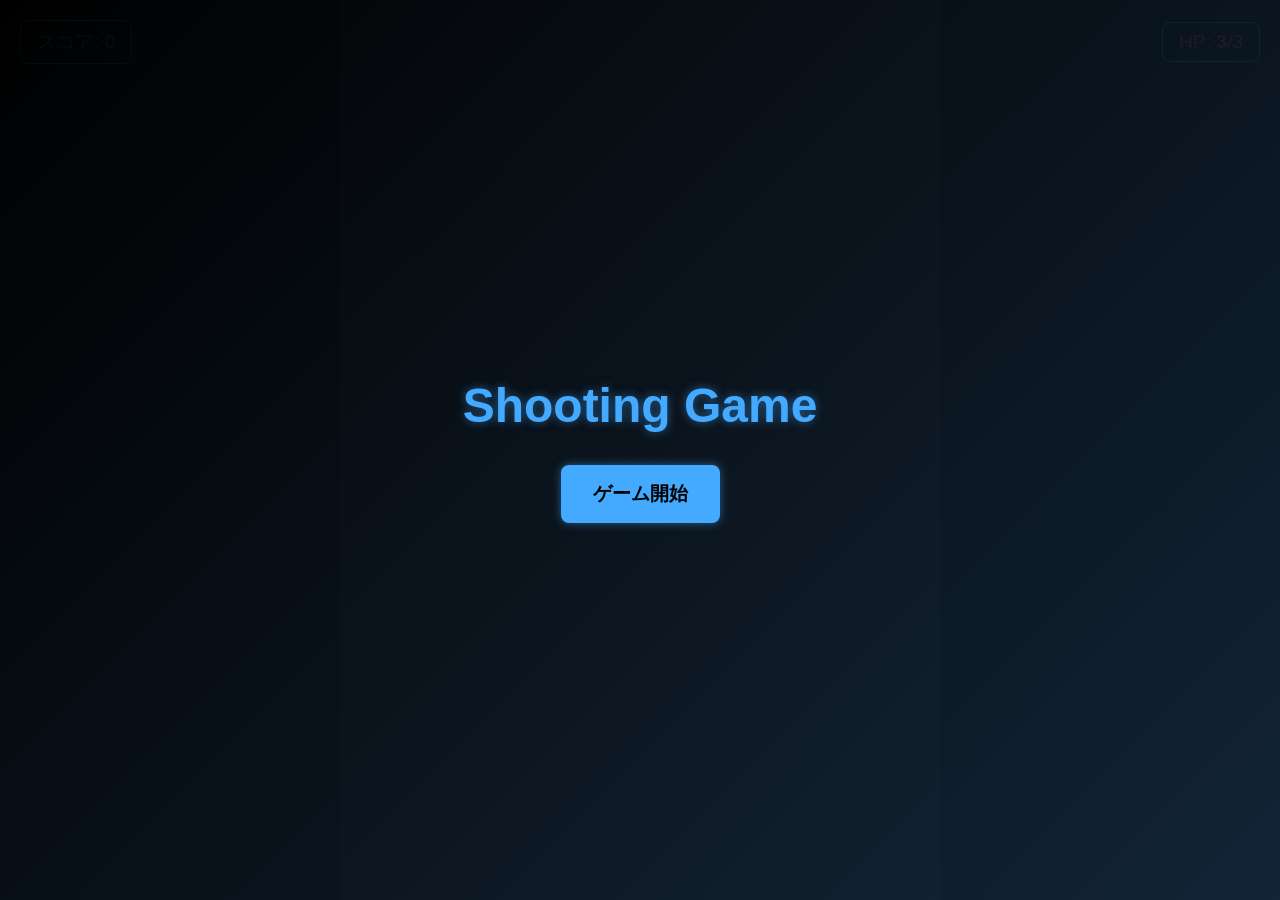
<file: index.html>
<!DOCTYPE html>
<html lang="ja">
<head>
    <meta charset="UTF-8">
    <meta name="viewport" content="width=device-width, initial-scale=1.0, user-scalable=no, viewport-fit=cover">
    <meta name="apple-mobile-web-app-capable" content="yes">
    <meta name="apple-mobile-web-app-status-bar-style" content="black-translucent">
    <meta name="theme-color" content="#000000">
    <title>Mobile Shooting Game</title>
    <link rel="stylesheet" href="styles/game.css">
</head>
<body>
    <div class="game-container">
        <canvas id="gameCanvas"></canvas>
        <div id="gameUI" class="ui-overlay">
            <div id="menuScreen" class="screen menu-screen active">
                <h1>Shooting Game</h1>
                <button id="startButton" class="btn btn-primary">ゲーム開始</button>
            </div>
            <div id="gameOverScreen" class="screen game-over-screen hidden">
                <h1>Game Over</h1>
                <div id="finalScore" class="score-display">Score: 0</div>
                <button id="restartButton" class="btn btn-primary">もう一度プレイ</button>
            </div>
            <div id="hud" class="hud">
                <div id="score" class="hud-item">スコア: 0</div>
                <div id="health" class="hud-item">HP: <span id="healthValue">3</span>/3</div>
            </div>
        </div>
    </div>

    <script src="src/constants.js"></script>
    <script src="src/systems/renderer.js"></script>
    <script src="src/entities/player.js"></script>
    <script src="src/entities/bullet.js"></script>
    <script src="src/entities/enemy.js"></script>
    <script src="src/systems/physics.js"></script>
    <script src="src/systems/collision.js"></script>
    <script src="src/input/controls.js"></script>
    <script src="src/ui/hud.js"></script>
    <script src="src/game.js"></script>
    <script src="src/main.js"></script>
</body>
</html>
</file>
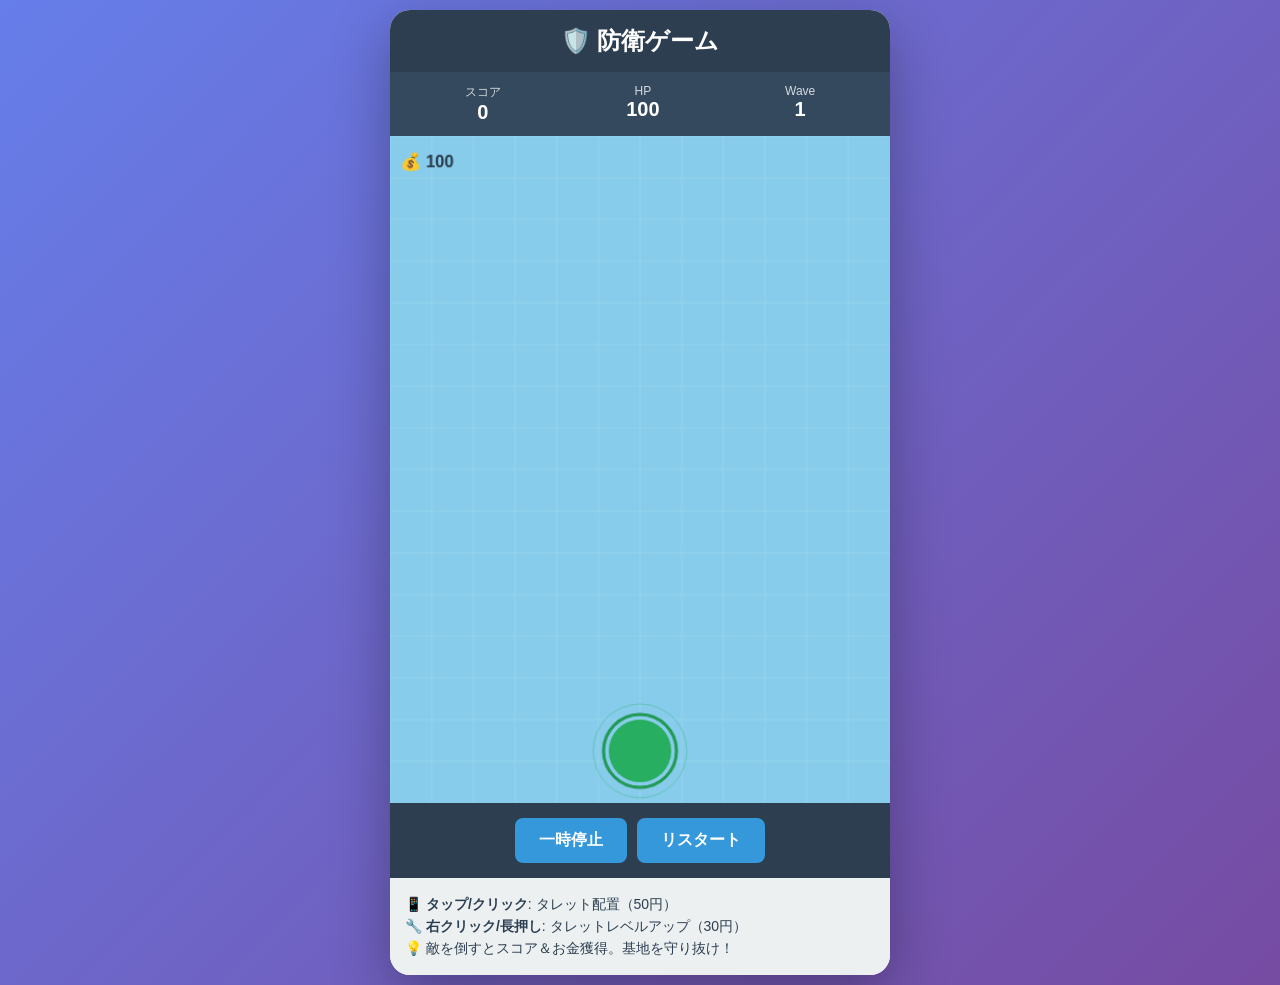
<file: defense_game.html>
<!DOCTYPE html>
<html lang="ja">
<head>
    <meta charset="UTF-8">
    <meta name="viewport" content="width=device-width, initial-scale=1.0">
    <title>防衛ストラテジーゲーム</title>
    <style>
        * {
            margin: 0;
            padding: 0;
            box-sizing: border-box;
        }

        body {
            display: flex;
            justify-content: center;
            align-items: center;
            min-height: 100vh;
            background: linear-gradient(135deg, #667eea 0%, #764ba2 100%);
            font-family: 'Arial', sans-serif;
            padding: 10px;
        }

        .container {
            width: 100%;
            max-width: 500px;
            background: white;
            border-radius: 20px;
            box-shadow: 0 20px 60px rgba(0, 0, 0, 0.3);
            overflow: hidden;
        }

        .header {
            background: #2c3e50;
            color: white;
            padding: 15px;
            text-align: center;
            font-size: 24px;
            font-weight: bold;
        }

        .stats {
            display: flex;
            justify-content: space-around;
            background: #34495e;
            color: white;
            padding: 12px;
            font-size: 16px;
        }

        .stat {
            text-align: center;
        }

        .stat-label {
            font-size: 12px;
            opacity: 0.8;
        }

        .stat-value {
            font-size: 20px;
            font-weight: bold;
        }

        canvas {
            display: block;
            width: 100%;
            background: linear-gradient(180deg, #87ceeb 0%, #e0f6ff 100%);
            touch-action: none;
        }

        .controls {
            background: #2c3e50;
            padding: 15px;
            display: flex;
            gap: 10px;
            justify-content: center;
        }

        button {
            background: #3498db;
            color: white;
            border: none;
            padding: 12px 24px;
            border-radius: 8px;
            font-size: 16px;
            font-weight: bold;
            cursor: pointer;
            transition: all 0.3s ease;
        }

        button:hover {
            background: #2980b9;
            transform: translateY(-2px);
            box-shadow: 0 5px 15px rgba(0, 0, 0, 0.2);
        }

        button:active {
            transform: translateY(0);
        }

        .info {
            background: #ecf0f1;
            padding: 15px;
            font-size: 14px;
            color: #2c3e50;
            line-height: 1.6;
        }

        .game-over {
            display: none;
            position: fixed;
            top: 0;
            left: 0;
            width: 100%;
            height: 100%;
            background: rgba(0, 0, 0, 0.7);
            justify-content: center;
            align-items: center;
            z-index: 1000;
        }

        .game-over-content {
            background: white;
            padding: 30px;
            border-radius: 15px;
            text-align: center;
            box-shadow: 0 20px 60px rgba(0, 0, 0, 0.3);
        }

        .game-over-content h2 {
            font-size: 32px;
            color: #e74c3c;
            margin-bottom: 20px;
        }

        .game-over-content p {
            font-size: 20px;
            color: #2c3e50;
            margin-bottom: 10px;
        }

        .game-over-content button {
            margin-top: 20px;
            background: #27ae60;
        }

        .game-over-content button:hover {
            background: #229954;
        }
    </style>
</head>
<body>
    <div class="container">
        <div class="header">🛡️ 防衛ゲーム</div>
        <div class="stats">
            <div class="stat">
                <div class="stat-label">スコア</div>
                <div class="stat-value" id="score">0</div>
            </div>
            <div class="stat">
                <div class="stat-label">HP</div>
                <div class="stat-value" id="hp">100</div>
            </div>
            <div class="stat">
                <div class="stat-label">Wave</div>
                <div class="stat-value" id="wave">1</div>
            </div>
        </div>
        <canvas id="gameCanvas" width="480" height="640"></canvas>
        <div class="controls">
            <button id="pauseBtn">一時停止</button>
            <button id="restartBtn">リスタート</button>
        </div>
        <div class="info">
            📱 <strong>タップ/クリック</strong>: タレット配置（50円）<br>
            🔧 <strong>右クリック/長押し</strong>: タレットレベルアップ（30円）<br>
            💡 敵を倒すとスコア＆お金獲得。基地を守り抜け！
        </div>
    </div>

    <div class="game-over" id="gameOverScreen">
        <div class="game-over-content">
            <h2>ゲームオーバー</h2>
            <p id="finalScore">最終スコア: 0</p>
            <p id="waveReached">到達Wave: 1</p>
            <button onclick="location.reload()">もう一度プレイ</button>
        </div>
    </div>

    <script>
        const canvas = document.getElementById('gameCanvas');
        const ctx = canvas.getContext('2d');

        // ゲーム状態
        let gameState = {
            score: 0,
            hp: 100,
            maxHp: 100,
            wave: 1,
            isPaused: false,
            gameOver: false,
            money: 100,
            selectedTower: null
        };

        // ゲームオブジェクト
        let base = { x: canvas.width / 2, y: canvas.height - 50, radius: 30, hp: 100 };
        let towers = [];
        let enemies = [];
        let projectiles = [];
        let particles = [];

        const TOWER_COST = 50;
        const TOWER_RANGE = 120;
        const TOWER_DAMAGE = 20;
        const TOWER_UPGRADE_COST = 30;

        // タレットクラス
        class Tower {
            constructor(x, y) {
                this.x = x;
                this.y = y;
                this.radius = 15;
                this.level = 1;
                this.updateStats();
                this.cooldown = 0;
                this.isSelected = false;
            }

            updateStats() {
                this.range = TOWER_RANGE + this.level * 15;
                this.damage = TOWER_DAMAGE + this.level * 8;
                this.fireRate = 0.2 - this.level * 0.02;
                this.color = ['#f39c12', '#e67e22', '#e74c3c', '#c0392b', '#8b0000'][Math.min(this.level - 1, 4)];
            }

            upgrade() {
                if (gameState.money >= TOWER_UPGRADE_COST) {
                    this.level++;
                    this.updateStats();
                    gameState.money -= TOWER_UPGRADE_COST;
                    return true;
                }
                return false;
            }

            update() {
                this.cooldown -= 1/60;
                if (this.cooldown < 0) this.cooldown = 0;

                let target = null;
                let minDist = this.range;

                for (let enemy of enemies) {
                    let dist = Math.hypot(enemy.x - this.x, enemy.y - this.y);
                    if (dist < minDist) {
                        minDist = dist;
                        target = enemy;
                    }
                }

                if (target && this.cooldown <= 0) {
                    this.fire(target);
                    this.cooldown = this.fireRate;
                }
            }

            fire(target) {
                projectiles.push(new Projectile(this.x, this.y, target, this.damage));
            }

            draw() {
                // タレット本体
                ctx.fillStyle = this.color;
                ctx.beginPath();
                ctx.arc(this.x, this.y, this.radius, 0, Math.PI * 2);
                ctx.fill();

                // 選択時の強調表示
                if (this.isSelected) {
                    ctx.strokeStyle = 'rgba(255, 255, 255, 0.8)';
                    ctx.lineWidth = 3;
                    ctx.beginPath();
                    ctx.arc(this.x, this.y, this.radius + 8, 0, Math.PI * 2);
                    ctx.stroke();
                }

                // レンジ表示
                if (this.isSelected || this.cooldown > 0.15) {
                    ctx.strokeStyle = 'rgba(243, 156, 18, 0.2)';
                    ctx.lineWidth = 1;
                    ctx.beginPath();
                    ctx.arc(this.x, this.y, this.range, 0, Math.PI * 2);
                    ctx.stroke();
                }

                // レベル表示
                ctx.fillStyle = 'white';
                ctx.font = 'bold 12px Arial';
                ctx.textAlign = 'center';
                ctx.textBaseline = 'middle';
                ctx.fillText(this.level, this.x, this.y);
            }
        }

        // 敵クラス
        class Enemy {
            constructor(wave) {
                this.x = Math.random() * (canvas.width - 40) + 20;
                this.y = -30;
                this.vx = (Math.random() - 0.5) * 2.5;
                this.vy = 1.5 + wave * 0.4;
                this.radius = 12 + Math.floor(wave / 3);
                this.hp = 40 + wave * 15;
                this.maxHp = this.hp;
                this.type = Math.random() > 0.7 ? 'tough' : 'normal';
                if (this.type === 'tough') {
                    this.hp *= 1.5;
                    this.maxHp = this.hp;
                    this.radius += 3;
                }
                this.color = this.type === 'tough' ? '#c0392b' : '#e74c3c';
            }

            update() {
                this.x += this.vx;
                this.y += this.vy;

                // 画面端での反射
                if (this.x - this.radius < 0 || this.x + this.radius > canvas.width) {
                    this.vx *= -1;
                }
            }

            draw() {
                // 敵
                ctx.fillStyle = this.color;
                ctx.beginPath();
                ctx.arc(this.x, this.y, this.radius, 0, Math.PI * 2);
                ctx.fill();

                // HP表示
                let hpPercent = this.hp / this.maxHp;
                ctx.fillStyle = hpPercent > 0.5 ? '#2ecc71' : hpPercent > 0.2 ? '#f39c12' : '#e74c3c';
                ctx.fillRect(this.x - this.radius, this.y - this.radius - 8, this.radius * 2 * hpPercent, 4);
            }
        }

        // 弾クラス
        class Projectile {
            constructor(x, y, target, damage) {
                this.x = x;
                this.y = y;
                this.target = target;
                this.damage = damage;
                this.speed = 5;
                this.radius = 5;
            }

            update() {
                if (!this.target || this.target.hp <= 0) {
                    this.target = null;
                    return;
                }

                let dx = this.target.x - this.x;
                let dy = this.target.y - this.y;
                let dist = Math.hypot(dx, dy);

                if (dist < this.speed) {
                    this.target.hp -= this.damage;
                    createExplosion(this.x, this.y);
                    this.target = null;
                } else {
                    this.x += (dx / dist) * this.speed;
                    this.y += (dy / dist) * this.speed;
                }
            }

            draw() {
                if (this.target) {
                    ctx.strokeStyle = '#fff200';
                    ctx.lineWidth = 2;
                    ctx.beginPath();
                    ctx.moveTo(this.x, this.y);
                    ctx.lineTo(this.target.x, this.target.y);
                    ctx.stroke();

                    ctx.fillStyle = '#fff200';
                    ctx.beginPath();
                    ctx.arc(this.x, this.y, this.radius, 0, Math.PI * 2);
                    ctx.fill();
                }
            }
        }

        // パーティクルクラス
        class Particle {
            constructor(x, y) {
                this.x = x;
                this.y = y;
                this.vx = (Math.random() - 0.5) * 4;
                this.vy = (Math.random() - 0.5) * 4;
                this.life = 0.5;
                this.color = `hsl(${Math.random() * 60 + 30}, 100%, 50%)`;
            }

            update() {
                this.x += this.vx;
                this.y += this.vy;
                this.vy += 0.1;
                this.life -= 1/60;
            }

            draw() {
                ctx.globalAlpha = this.life * 2;
                ctx.fillStyle = this.color;
                ctx.beginPath();
                ctx.arc(this.x, this.y, 3, 0, Math.PI * 2);
                ctx.fill();
                ctx.globalAlpha = 1;
            }
        }

        function createExplosion(x, y) {
            for (let i = 0; i < 8; i++) {
                particles.push(new Particle(x, y));
            }
        }

        // イベントリスナー
        canvas.addEventListener('click', (e) => {
            if (gameState.gameOver || gameState.isPaused) return;
            let rect = canvas.getBoundingClientRect();
            let x = (e.clientX - rect.left) * (canvas.width / rect.width);
            let y = (e.clientY - rect.top) * (canvas.height / rect.height);
            placeTower(x, y);
        });

        canvas.addEventListener('contextmenu', (e) => {
            e.preventDefault();
            if (gameState.gameOver || gameState.isPaused) return;
            let rect = canvas.getBoundingClientRect();
            let x = (e.clientX - rect.left) * (canvas.width / rect.width);
            let y = (e.clientY - rect.top) * (canvas.height / rect.height);
            upgradeTower(x, y);
        });

        let touchStartTime = 0;
        let touchStartX = 0;
        let touchStartY = 0;

        canvas.addEventListener('touchstart', (e) => {
            if (gameState.gameOver || gameState.isPaused) return;
            e.preventDefault();
            touchStartTime = Date.now();
            let rect = canvas.getBoundingClientRect();
            let touch = e.touches[0];
            touchStartX = (touch.clientX - rect.left) * (canvas.width / rect.width);
            touchStartY = (touch.clientY - rect.top) * (canvas.height / rect.height);
        });

        canvas.addEventListener('touchend', (e) => {
            if (gameState.gameOver || gameState.isPaused) return;
            let touchDuration = Date.now() - touchStartTime;
            if (touchDuration > 500) {
                upgradeTower(touchStartX, touchStartY);
            } else {
                placeTower(touchStartX, touchStartY);
            }
        });

        function placeTower(x, y) {
            // 既存のタレットをクリアしたかチェック
            gameState.selectedTower = null;
            for (let tower of towers) {
                tower.isSelected = false;
                let dist = Math.hypot(tower.x - x, tower.y - y);
                if (dist < tower.radius + 10) {
                    tower.isSelected = true;
                    gameState.selectedTower = tower;
                    return;
                }
            }

            if (gameState.money >= TOWER_COST) {
                let newTower = new Tower(x, y);
                towers.push(newTower);
                gameState.money -= TOWER_COST;
                newTower.isSelected = true;
                gameState.selectedTower = newTower;
            }
        }

        function upgradeTower(x, y) {
            for (let tower of towers) {
                let dist = Math.hypot(tower.x - x, tower.y - y);
                if (dist < tower.radius + 15) {
                    tower.upgrade();
                    return;
                }
            }
        }

        document.getElementById('pauseBtn').addEventListener('click', () => {
            gameState.isPaused = !gameState.isPaused;
            document.getElementById('pauseBtn').textContent = gameState.isPaused ? '再開' : '一時停止';
        });

        document.getElementById('restartBtn').addEventListener('click', () => {
            location.reload();
        });

        // 敵の波
        let waveEnemyCount = 5;
        let waveEnemySpawned = 0;
        let spawnDelay = 60;
        let spawnCounter = 0;

        function spawnWave() {
            spawnCounter++;
            if (spawnCounter >= spawnDelay) {
                if (waveEnemySpawned < waveEnemyCount) {
                    enemies.push(new Enemy(gameState.wave));
                    waveEnemySpawned++;
                    spawnCounter = 0;
                } else if (enemies.length === 0) {
                    gameState.wave++;
                    waveEnemyCount = Math.floor(5 + gameState.wave * 2);
                    spawnDelay = Math.max(20, 60 - gameState.wave * 3);
                    waveEnemySpawned = 0;
                    spawnCounter = 0;
                    gameState.money += 40;
                }
            }
        }

        // ゲームループ
        function update() {
            if (gameState.isPaused) return;

            // 敵のスポーン
            spawnWave();

            // タレットの更新
            for (let tower of towers) {
                tower.update();
            }

            // 敵の更新
            for (let i = enemies.length - 1; i >= 0; i--) {
                enemies[i].update();

                // 敵が基地に到達
                if (enemies[i].y > canvas.height - 60) {
                    let damage = enemies[i].type === 'tough' ? 15 : 10;
                    gameState.hp -= damage;
                    enemies.splice(i, 1);
                } else if (enemies[i].hp <= 0) {
                    gameState.score += 10;
                    gameState.money += 10;
                    createExplosion(enemies[i].x, enemies[i].y);
                    enemies.splice(i, 1);
                }
            }

            // 弾の更新
            for (let i = projectiles.length - 1; i >= 0; i--) {
                projectiles[i].update();
                if (!projectiles[i].target) {
                    projectiles.splice(i, 1);
                }
            }

            // パーティクルの更新
            for (let i = particles.length - 1; i >= 0; i--) {
                particles[i].update();
                if (particles[i].life <= 0) {
                    particles.splice(i, 1);
                }
            }

            // ゲームオーバー判定
            if (gameState.hp <= 0) {
                gameState.gameOver = true;
                document.getElementById('gameOverScreen').style.display = 'flex';
                document.getElementById('finalScore').textContent = `最終スコア: ${gameState.score}`;
                document.getElementById('waveReached').textContent = `到達Wave: ${gameState.wave}`;
            }

            // UI更新
            document.getElementById('score').textContent = gameState.score;
            document.getElementById('hp').textContent = gameState.hp;
            document.getElementById('wave').textContent = gameState.wave;
        }

        function draw() {
            // 背景
            ctx.fillStyle = 'rgba(135, 206, 235, 0.8)';
            ctx.fillRect(0, 0, canvas.width, canvas.height);

            // グリッド
            ctx.strokeStyle = 'rgba(255, 255, 255, 0.1)';
            ctx.lineWidth = 1;
            for (let i = 0; i < canvas.width; i += 40) {
                ctx.beginPath();
                ctx.moveTo(i, 0);
                ctx.lineTo(i, canvas.height);
                ctx.stroke();
            }
            for (let i = 0; i < canvas.height; i += 40) {
                ctx.beginPath();
                ctx.moveTo(0, i);
                ctx.lineTo(canvas.width, i);
                ctx.stroke();
            }

            // 敵の描画
            for (let enemy of enemies) {
                enemy.draw();
            }

            // タレットの描画
            for (let tower of towers) {
                tower.draw();
            }

            // 弾の描画
            for (let projectile of projectiles) {
                projectile.draw();
            }

            // パーティクルの描画
            for (let particle of particles) {
                particle.draw();
            }

            // 基地の描画
            ctx.fillStyle = '#27ae60';
            ctx.beginPath();
            ctx.arc(base.x, base.y, base.radius, 0, Math.PI * 2);
            ctx.fill();

            // 基地の枠
            ctx.strokeStyle = '#229954';
            ctx.lineWidth = 3;
            ctx.beginPath();
            ctx.arc(base.x, base.y, base.radius + 5, 0, Math.PI * 2);
            ctx.stroke();

            // 基地のビーム
            ctx.strokeStyle = 'rgba(39, 174, 96, 0.3)';
            ctx.lineWidth = 1;
            ctx.beginPath();
            ctx.arc(base.x, base.y, base.radius + 15, 0, Math.PI * 2);
            ctx.stroke();

            // お金表示
            ctx.fillStyle = '#2c3e50';
            ctx.font = 'bold 16px Arial';
            ctx.textAlign = 'left';
            ctx.fillText(`💰 ${gameState.money}`, 10, 30);

            // 選択タレット情報表示
            if (gameState.selectedTower) {
                ctx.fillStyle = 'rgba(44, 62, 80, 0.9)';
                ctx.fillRect(10, 50, 150, 80);
                ctx.fillStyle = 'white';
                ctx.font = 'bold 14px Arial';
                ctx.textAlign = 'left';
                ctx.fillText(`Lv.${gameState.selectedTower.level}`, 20, 70);
                ctx.font = '12px Arial';
                ctx.fillText(`火力: ${gameState.selectedTower.damage.toFixed(0)}`, 20, 85);
                ctx.fillText(`範囲: ${gameState.selectedTower.range.toFixed(0)}`, 20, 100);
                ctx.fillStyle = '#27ae60';
                ctx.font = 'bold 12px Arial';
                ctx.fillText(`UP: ${TOWER_UPGRADE_COST}円`, 20, 120);
            }

            // ポーズ表示
            if (gameState.isPaused) {
                ctx.fillStyle = 'rgba(0, 0, 0, 0.5)';
                ctx.fillRect(0, 0, canvas.width, canvas.height);
                ctx.fillStyle = 'white';
                ctx.font = 'bold 40px Arial';
                ctx.textAlign = 'center';
                ctx.fillText('一時停止中', canvas.width / 2, canvas.height / 2);
            }
        }

        function gameLoop() {
            update();
            draw();
            requestAnimationFrame(gameLoop);
        }

        gameLoop();
    </script>
</body>
</html>
</file>
<file: styles/game.css>
* {
    margin: 0;
    padding: 0;
    box-sizing: border-box;
}

html, body {
    width: 100%;
    height: 100%;
    font-family: -apple-system, BlinkMacSystemFont, 'Segoe UI', Roboto, sans-serif;
    background-color: #000;
    color: #fff;
    overflow: hidden;
    touch-action: none;
}

.game-container {
    width: 100vw;
    height: 100vh;
    display: flex;
    justify-content: center;
    align-items: center;
    background-color: #000;
    position: relative;
}

canvas {
    display: block;
    max-width: 100vw;
    max-height: 100vh;
    width: auto;
    height: auto;
    background-color: #1a1a1a;
    border: none;
}

.ui-overlay {
    position: absolute;
    top: 0;
    left: 0;
    width: 100%;
    height: 100%;
    pointer-events: none;
    display: flex;
    flex-direction: column;
    justify-content: flex-start;
}

.screen {
    position: absolute;
    width: 100%;
    height: 100%;
    display: flex;
    flex-direction: column;
    justify-content: center;
    align-items: center;
    background: rgba(0, 0, 0, 0.9);
    z-index: 100;
    pointer-events: auto;
    transition: opacity 0.3s ease;
}

.screen.hidden {
    display: none;
    pointer-events: none;
}

.screen h1 {
    font-size: 3rem;
    margin-bottom: 2rem;
    color: #4af;
    text-shadow: 0 0 10px rgba(68, 170, 255, 0.5);
}

.screen.menu-screen {
    background: linear-gradient(135deg, rgba(0, 0, 0, 0.95), rgba(20, 40, 60, 0.9));
}

.screen.game-over-screen {
    background: linear-gradient(135deg, rgba(60, 0, 0, 0.95), rgba(20, 0, 0, 0.9));
}

.score-display {
    font-size: 2rem;
    margin-bottom: 2rem;
    color: #ff4444;
    font-weight: bold;
}

.btn {
    padding: 1rem 2rem;
    font-size: 1.2rem;
    border: none;
    border-radius: 0.5rem;
    cursor: pointer;
    transition: all 0.3s ease;
    pointer-events: auto;
}

.btn-primary {
    background-color: #4af;
    color: #000;
    font-weight: bold;
    box-shadow: 0 0 10px rgba(68, 170, 255, 0.5);
}

.btn-primary:hover {
    background-color: #6cf;
    box-shadow: 0 0 20px rgba(68, 170, 255, 0.8);
    transform: scale(1.05);
}

.btn-primary:active {
    transform: scale(0.95);
}

.hud {
    position: absolute;
    top: 20px;
    left: 20px;
    right: 20px;
    display: flex;
    justify-content: space-between;
    align-items: center;
    font-size: 1.2rem;
    z-index: 50;
    pointer-events: none;
    text-shadow: 0 0 5px rgba(0, 0, 0, 0.8);
}

.hud-item {
    background: rgba(0, 0, 0, 0.5);
    padding: 0.5rem 1rem;
    border-radius: 0.5rem;
    border: 1px solid #4af;
}

#score {
    color: #4af;
}

#health {
    color: #f44;
}

#healthValue {
    font-weight: bold;
    color: #f44;
}

@media (max-width: 480px) {
    .screen h1 {
        font-size: 2rem;
        margin-bottom: 1.5rem;
    }

    .btn {
        padding: 0.8rem 1.6rem;
        font-size: 1rem;
    }

    .hud {
        top: 10px;
        left: 10px;
        right: 10px;
        font-size: 1rem;
        flex-direction: column;
        gap: 0.5rem;
        align-items: flex-start;
    }

    .hud-item {
        padding: 0.4rem 0.8rem;
        font-size: 0.9rem;
    }
}

@media (orientation: landscape) {
    .hud {
        flex-direction: row;
    }
}
</file>
